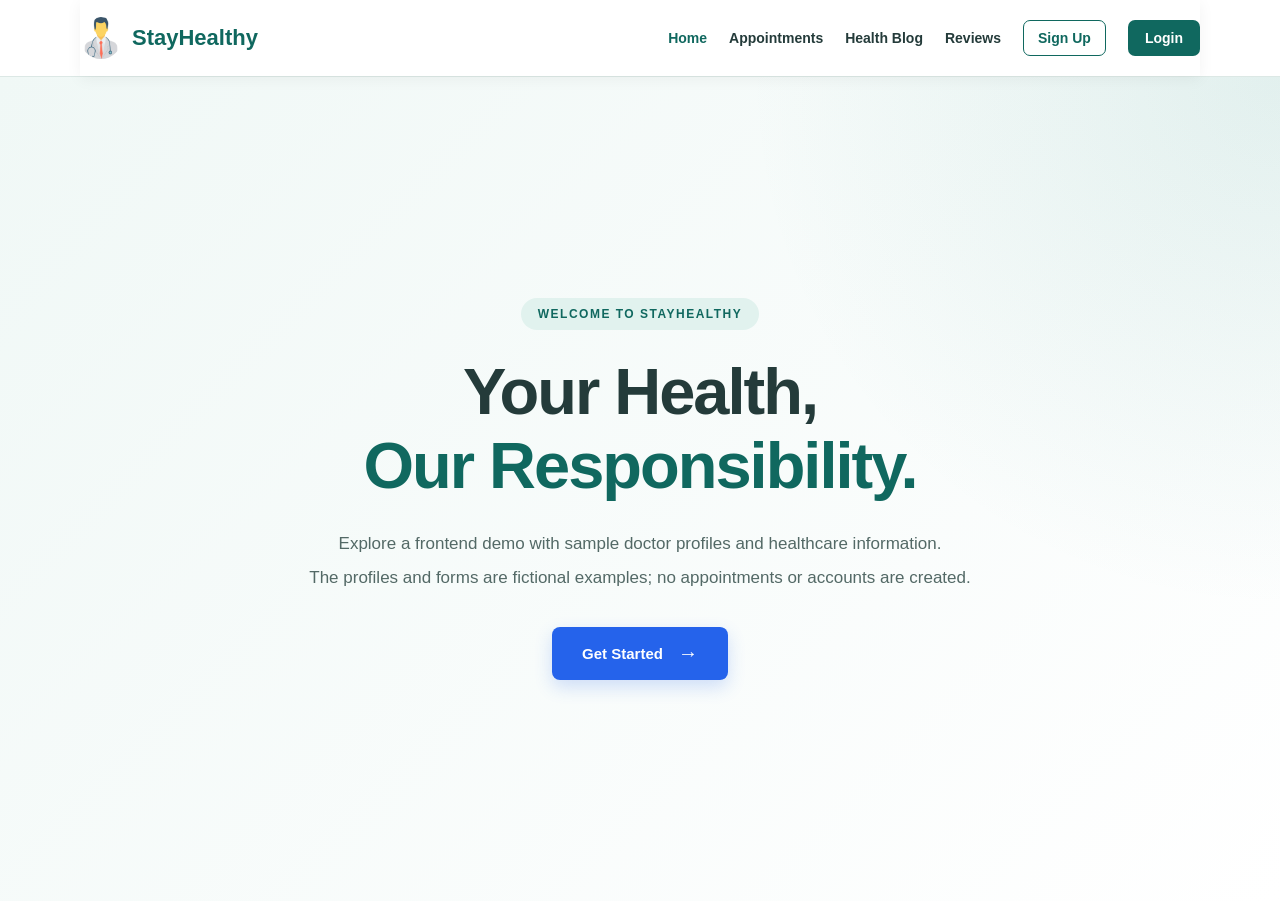
<file: index.html>
<!DOCTYPE html>
<html lang="en">
<head>
    <meta charset="UTF-8">
    <meta name="viewport" content="width=device-width, initial-scale=1.0">
    <meta name="description" content="StayHealthy - Your Health, Our Responsibility.">
    <title>StayHealthy | Your Health, Our Responsibility</title>
    <link rel="stylesheet" href="home.css">
    <link rel="stylesheet" href="navigation.css">
    <script src="navigation.js" defer></script>
</head>
<body>

    <header class="site-header">
        <nav class="navbar" aria-label="Main navigation">
            <a href="index.html" class="brand">
                <img src="images/doctor-3.webp" alt="" width="42" height="42">
                <span>StayHealthy</span>
            </a>
            <button class="menu-toggle" id="menuToggle" type="button"
                aria-label="Open navigation menu" aria-expanded="false" aria-controls="navLinks">☰</button>
            <ul class="nav-links" id="navLinks">
                <li><a href="index.html" class="active" aria-current="page">Home</a></li>
                <li><a href="appointments.html">Appointments</a></li>
                <li><a href="health-blog.html">Health Blog</a></li>
                <li><a href="reviews.html">Reviews</a></li>
                <li><a href="signup.html" class="signup-link">Sign Up</a></li>
                <li><a href="login.html" class="login-link">Login</a></li>
            </ul>
        </nav>
    </header>

    <main>
        <section class="hero" id="home">

            <div class="hero-content">

                <p class="hero-subtitle">
                    WELCOME TO STAYHEALTHY
                </p>

                <h1>
                    Your Health,
                    <span>Our Responsibility.</span>
                </h1>

                <p class="hero-description">
                    Explore a frontend demo with sample doctor profiles and healthcare information.
                </p>

                <p class="hero-description second-line">
                    The profiles and forms are fictional examples; no appointments or accounts are created.
                </p>

                <a href="signup.html" class="get-started-btn">
                    Get Started
                    <span>→</span>
                </a>

            </div>

        </section>
    </main>

</body>
</html>
</file>
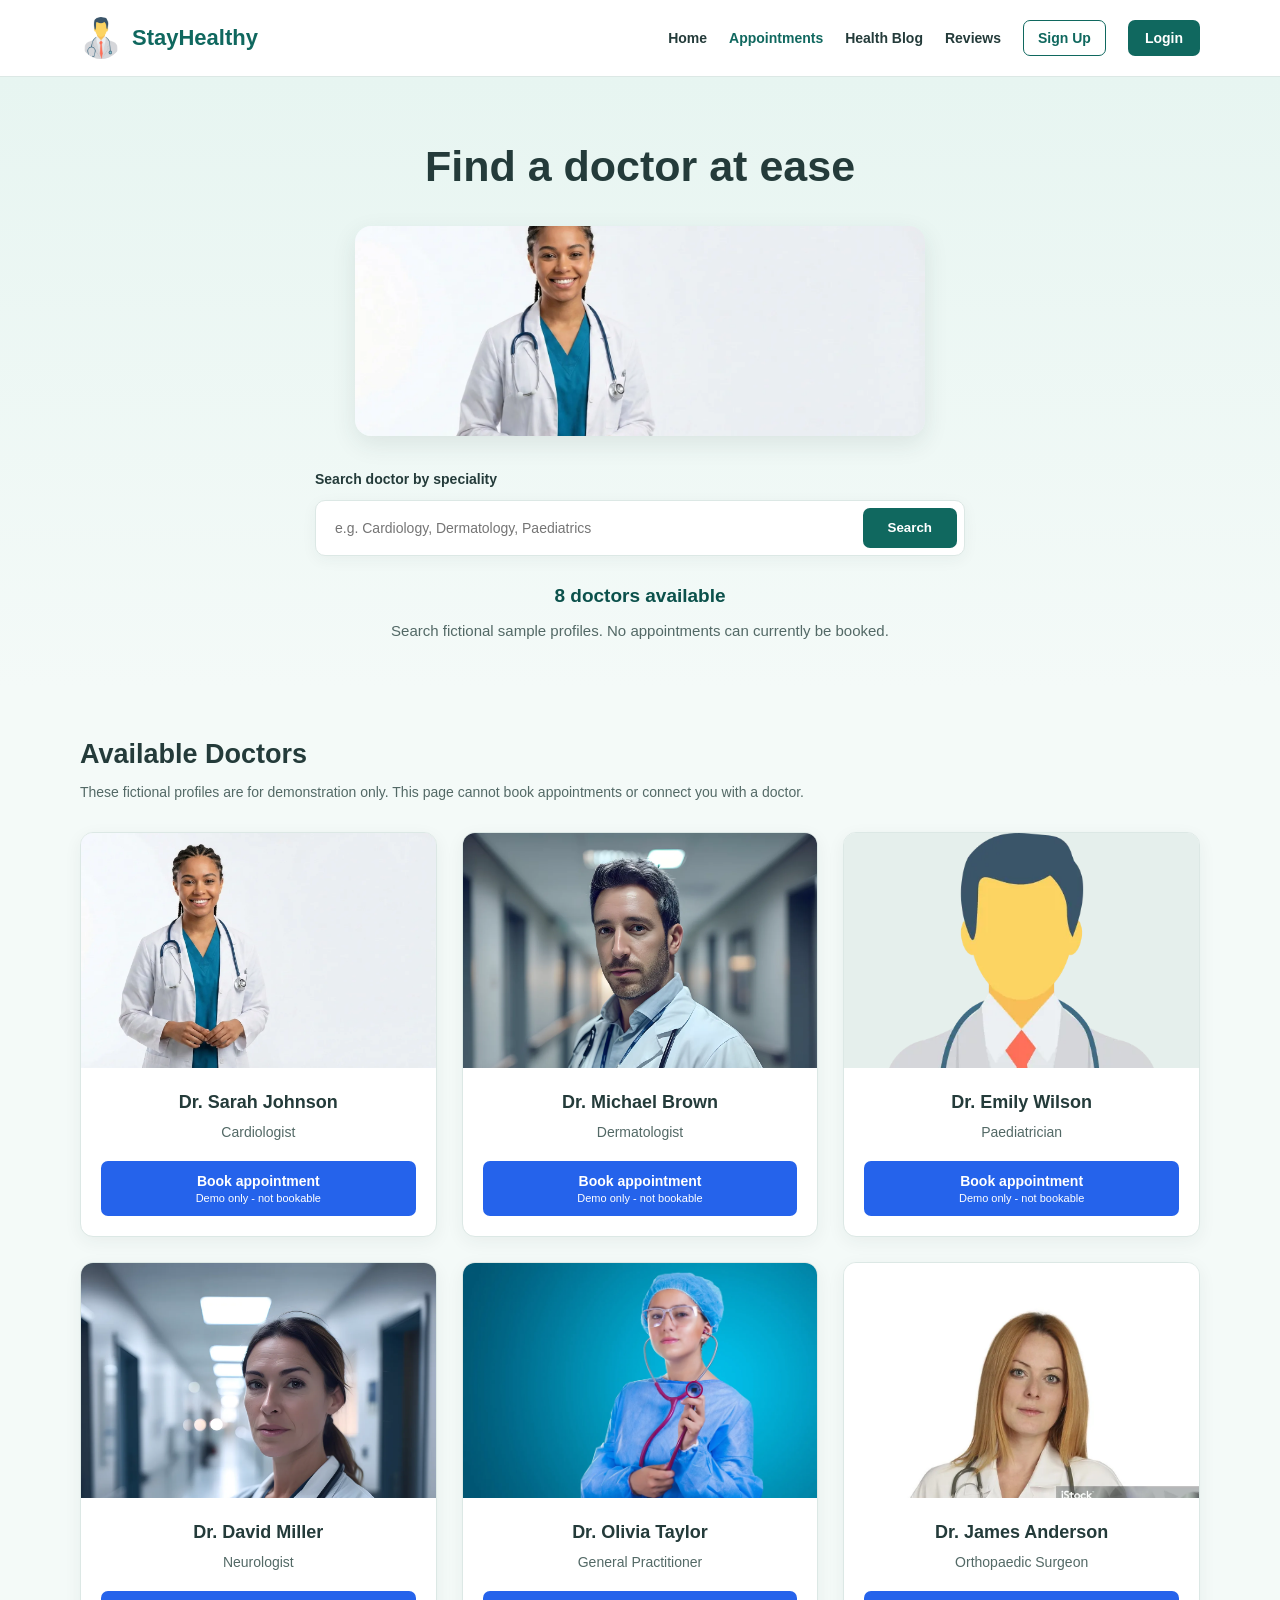
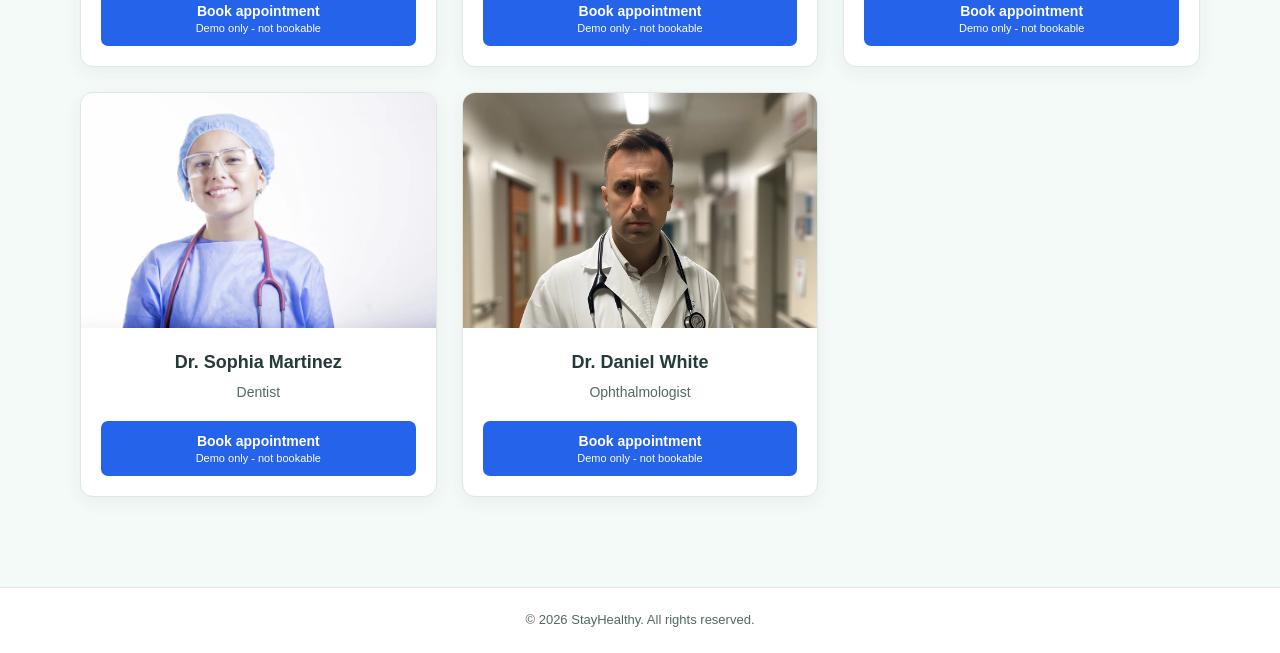
<file: appointments.html>
<!DOCTYPE html>
<html lang="en">
<head>
    <meta charset="UTF-8">
    <meta name="viewport" content="width=device-width, initial-scale=1.0">
    <meta name="description" content="Browse fictional sample doctor profiles in the StayHealthy frontend demo.">
    <title>StayHealthy | Appointments</title>
    <link rel="stylesheet" href="appointments.css">
    <link rel="stylesheet" href="navigation.css">
    <script src="appointments.js" defer></script>
    <script src="navigation.js" defer></script>
</head>
<body>

    <header class="site-header">
        <nav class="navbar" aria-label="Main navigation">
            <a href="index.html" class="brand">
                <img src="images/doctor-3.webp" alt="" width="42" height="42">
                <span>StayHealthy</span>
            </a>

            <button class="menu-toggle" id="menuToggle" type="button"
                aria-label="Open navigation menu" aria-expanded="false" aria-controls="navLinks">☰</button>
            <ul class="nav-links" id="navLinks">
                <li><a href="index.html">Home</a></li>
                <li><a href="appointments.html" class="active" aria-current="page">Appointments</a></li>
                <li><a href="health-blog.html">Health Blog</a></li>
                <li><a href="reviews.html">Reviews</a></li>
                <li><a href="signup.html" class="signup-link">Sign Up</a></li>
                <li><a href="login.html" class="login-link">Login</a></li>
            </ul>
        </nav>
    </header>

    <main>
        <section class="doctor-search-section">
            <div class="container">

                <h1>Find a doctor at ease</h1>

                <div class="search-visual">
                    <img src="images/doctor-1.webp" alt="Sample healthcare professional" width="1600" height="871">
                </div>

                <form class="search-form" id="doctorSearchForm">
                    <label for="speciality">Search doctor by speciality</label>

                    <div class="search-input-wrapper">
                        <input
                            type="search"
                            id="speciality"
                            placeholder="e.g. Cardiology, Dermatology, Paediatrics"
                            autocomplete="off"
                        >
                        <button type="submit">Search</button>
                    </div>
                </form>

                <p class="doctor-count" id="doctorCount" role="status" aria-live="polite">
                    8 doctors available
                </p>

                <p class="search-description">
                    Search fictional sample profiles. No appointments can currently be booked.
                </p>

            </div>
        </section>

        <section class="doctors-section container">
            <div class="section-heading">
                <h2>Available Doctors</h2>
                <p>These fictional profiles are for demonstration only. This page cannot book appointments or connect you with a doctor.</p>
            </div>

            <div class="doctor-grid" id="doctorGrid">

                <article class="doctor-card" data-speciality="cardiology">
                    <img src="images/doctor-1.webp" alt="Fictional profile for Dr. Sarah Johnson" width="1600" height="871" loading="lazy" decoding="async">
                    <div class="doctor-info">
                        <h3>Dr. Sarah Johnson</h3>
                        <p>Cardiologist</p>
                        <button class="book-button" type="button" data-doctor="Dr. Sarah Johnson">
                            Book appointment
                            <span>Demo only - not bookable</span>
                        </button>
                    </div>
                </article>

                <article class="doctor-card" data-speciality="dermatology">
                    <img src="images/doctor-2.webp" alt="Fictional profile for Dr. Michael Brown" width="1200" height="1200" loading="lazy" decoding="async">
                    <div class="doctor-info">
                        <h3>Dr. Michael Brown</h3>
                        <p>Dermatologist</p>
                        <button class="book-button" type="button" data-doctor="Dr. Michael Brown">
                            Book appointment
                            <span>Demo only - not bookable</span>
                        </button>
                    </div>
                </article>

                <article class="doctor-card" data-speciality="paediatrics pediatrics">
                    <img src="images/doctor-3.webp" alt="Fictional profile for Dr. Emily Wilson" width="512" height="512" loading="lazy" decoding="async">
                    <div class="doctor-info">
                        <h3>Dr. Emily Wilson</h3>
                        <p>Paediatrician</p>
                        <button class="book-button" type="button" data-doctor="Dr. Emily Wilson">
                            Book appointment
                            <span>Demo only - not bookable</span>
                        </button>
                    </div>
                </article>

                <article class="doctor-card" data-speciality="neurology">
                    <img src="images/doctor-4.webp" alt="Fictional profile for Dr. David Miller" width="1200" height="1200" loading="lazy" decoding="async">
                    <div class="doctor-info">
                        <h3>Dr. David Miller</h3>
                        <p>Neurologist</p>
                        <button class="book-button" type="button" data-doctor="Dr. David Miller">
                            Book appointment
                            <span>Demo only - not bookable</span>
                        </button>
                    </div>
                </article>

                <article class="doctor-card" data-speciality="general practice general practitioner">
                    <img src="images/doctor-5.webp" alt="Fictional profile for Dr. Olivia Taylor" width="1600" height="1068" loading="lazy" decoding="async">
                    <div class="doctor-info">
                        <h3>Dr. Olivia Taylor</h3>
                        <p>General Practitioner</p>
                        <button class="book-button" type="button" data-doctor="Dr. Olivia Taylor">
                            Book appointment
                            <span>Demo only - not bookable</span>
                        </button>
                    </div>
                </article>

                <article class="doctor-card" data-speciality="orthopaedics orthopedics">
                    <img src="images/doctor-6.webp" alt="Fictional profile for Dr. James Anderson" width="1024" height="1024" loading="lazy" decoding="async">
                    <div class="doctor-info">
                        <h3>Dr. James Anderson</h3>
                        <p>Orthopaedic Surgeon</p>
                        <button class="book-button" type="button" data-doctor="Dr. James Anderson">
                            Book appointment
                            <span>Demo only - not bookable</span>
                        </button>
                    </div>
                </article>

                <article class="doctor-card" data-speciality="dentistry dentist">
                    <img src="images/doctor-7.webp" alt="Fictional profile for Dr. Sophia Martinez" width="1600" height="1068" loading="lazy" decoding="async">
                    <div class="doctor-info">
                        <h3>Dr. Sophia Martinez</h3>
                        <p>Dentist</p>
                        <button class="book-button" type="button" data-doctor="Dr. Sophia Martinez">
                            Book appointment
                            <span>Demo only - not bookable</span>
                        </button>
                    </div>
                </article>

                <article class="doctor-card" data-speciality="ophthalmology eye specialist">
                    <img src="images/doctor-8.webp" alt="Fictional profile for Dr. Daniel White" width="1200" height="1200" loading="lazy" decoding="async">
                    <div class="doctor-info">
                        <h3>Dr. Daniel White</h3>
                        <p>Ophthalmologist</p>
                        <button class="book-button" type="button" data-doctor="Dr. Daniel White">
                            Book appointment
                            <span>Demo only - not bookable</span>
                        </button>
                    </div>
                </article>

            </div>

            <p class="no-results" id="noResults" role="status" hidden>
                No doctors found. Try searching for another speciality.
            </p>

            <p class="booking-message" id="bookingMessage" role="status" aria-live="polite" aria-atomic="true"></p>
        </section>
    </main>

    <footer class="site-footer">
        <p>&copy; 2026 StayHealthy. All rights reserved.</p>
    </footer>

</body>
</html>
</file>
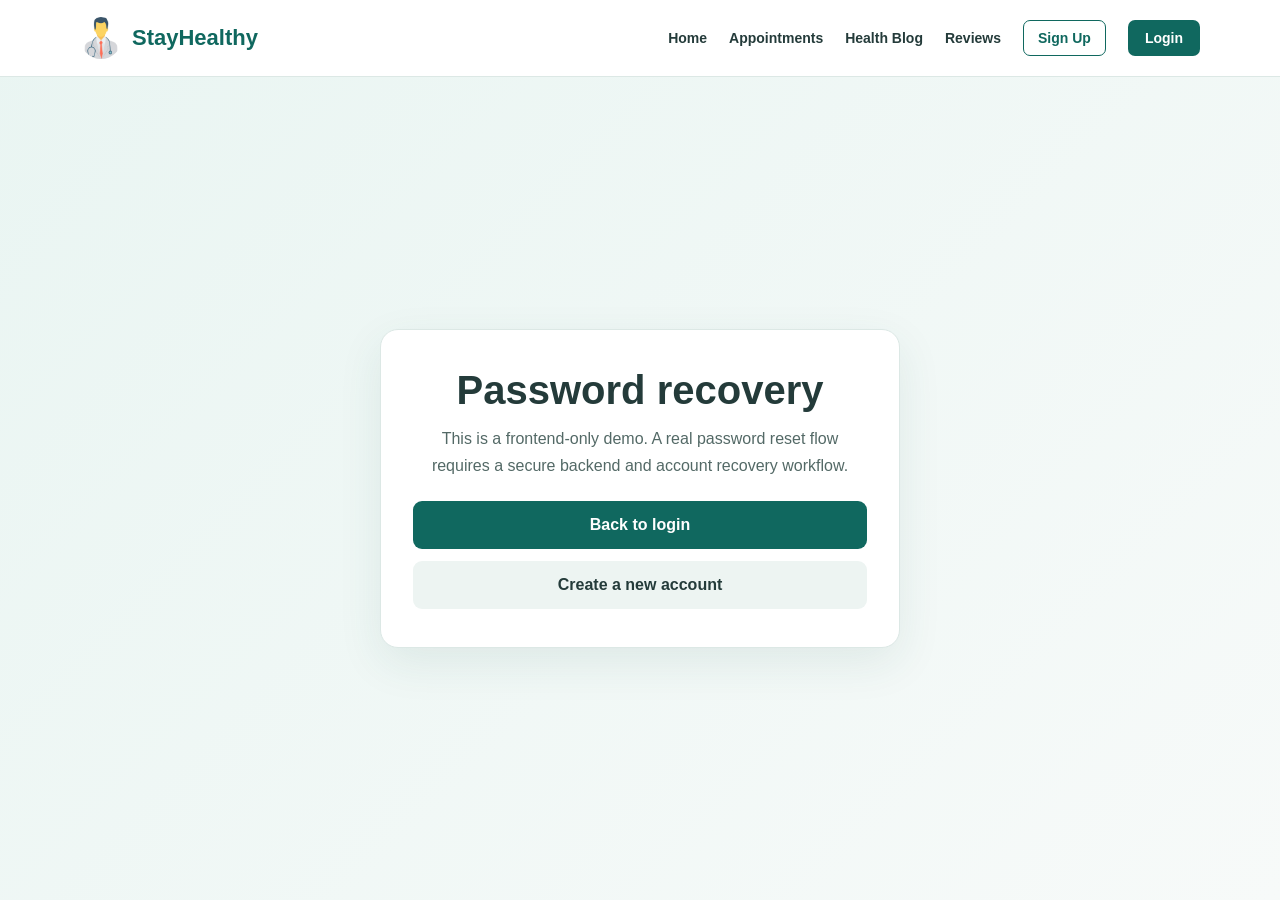
<file: forgot-password.html>
<!DOCTYPE html>
<html lang="en">
<head>
    <meta charset="UTF-8">
    <meta name="viewport" content="width=device-width, initial-scale=1.0">
    <meta name="description" content="Password recovery page for StayHealthy demo.">
    <title>StayHealthy | Password Recovery</title>
    <style>
        :root {
            --primary: #10685f;
            --primary-dark: #0b514b;
            --background: #f0f7f6;
            --text: #243b3a;
            --muted: #536966;
            --border: #dce8e5;
            --white: #ffffff;
        }

        * { box-sizing: border-box; }

        body {
            margin: 0;
            min-height: 100vh;
            font-family: "Segoe UI", Arial, sans-serif;
            background: linear-gradient(135deg, #e9f5f2, #f7faf9);
            color: var(--text);
            display: flex;
            flex-direction: column;
            padding: 0;
        }

        .card {
            width: min(520px, 100%);
            background: var(--white);
            border: 1px solid var(--border);
            border-radius: 18px;
            box-shadow: 0 15px 45px rgba(30, 85, 76, 0.09);
            padding: 38px 32px;
        }

        h1 {
            margin: 0 0 12px;
            font-size: clamp(2rem, 4vw, 2.5rem);
            text-align: center;
        }

        p {
            margin: 0 0 22px;
            color: var(--muted);
            line-height: 1.7;
            text-align: center;
        }

        .actions {
            display: flex;
            flex-direction: column;
            gap: 12px;
        }

        .button {
            display: inline-flex;
            align-items: center;
            justify-content: center;
            min-height: 48px;
            border-radius: 9px;
            text-decoration: none;
            font-weight: 700;
            transition: transform 0.2s ease;
        }

        .button:hover {
            transform: translateY(-2px);
        }

        .primary {
            background: var(--primary);
            color: var(--white);
        }

        .secondary {
            background: #edf4f2;
            color: var(--text);
        }

        .card {
            margin: auto;
        }

        @media (max-width: 520px) {
            .card {
                margin: 35px auto;
                padding: 30px 22px;
            }
        }
    </style>
    <link rel="stylesheet" href="navigation.css">
    <script src="navigation.js" defer></script>
</head>
<body>
    <header class="site-header">
        <nav class="navbar" aria-label="Main navigation">
            <a href="index.html" class="brand">
                <img src="images/doctor-3.webp" alt="" width="42" height="42">
                <span>StayHealthy</span>
            </a>
            <button class="menu-toggle" id="menuToggle" type="button"
                aria-label="Open navigation menu" aria-expanded="false" aria-controls="navLinks">☰</button>
            <ul class="nav-links" id="navLinks">
                <li><a href="index.html">Home</a></li>
                <li><a href="appointments.html">Appointments</a></li>
                <li><a href="health-blog.html">Health Blog</a></li>
                <li><a href="reviews.html">Reviews</a></li>
                <li><a href="signup.html" class="signup-link">Sign Up</a></li>
                <li><a href="login.html" class="login-link">Login</a></li>
            </ul>
        </nav>
    </header>
    <main class="card">
        <h1>Password recovery</h1>
        <p>This is a frontend-only demo. A real password reset flow requires a secure backend and account recovery workflow.</p>

        <div class="actions">
            <a href="login.html" class="button primary">Back to login</a>
            <a href="signup.html" class="button secondary">Create a new account</a>
        </div>
    </main>
</body>
</html>
</file>
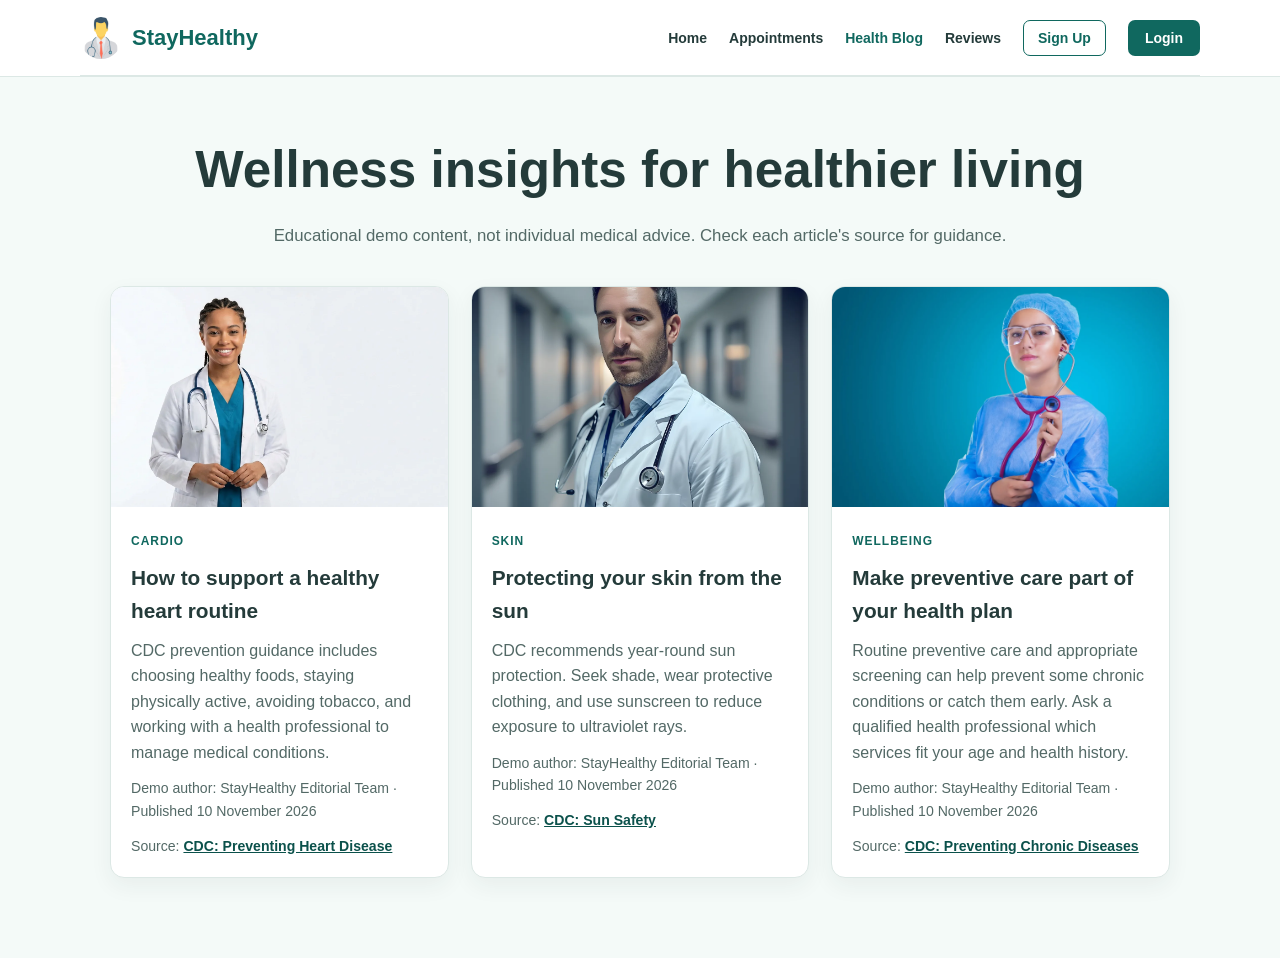
<file: health-blog.html>
<!DOCTYPE html>
<html lang="en">
<head>
    <meta charset="UTF-8">
    <meta name="viewport" content="width=device-width, initial-scale=1.0">
    <meta name="description" content="Educational StayHealthy health articles with links to public-health sources.">
    <title>StayHealthy | Health Blog</title>
    <style>
        :root {
            --primary: #10685f;
            --primary-dark: #0b514b;
            --text: #243b3a;
            --muted: #536966;
            --background: #f4faf8;
            --white: #ffffff;
            --border: #dce8e5;
        }

        * { box-sizing: border-box; }

        body {
            margin: 0;
            font-family: "Segoe UI", Arial, sans-serif;
            background: var(--background);
            color: var(--text);
            line-height: 1.6;
        }

        .navbar {
            background: var(--white);
            border-bottom: 1px solid var(--border);
            min-height: 85px;
            display: flex;
            align-items: center;
            justify-content: space-between;
            gap: 20px;
            padding: 12px 6%;
        }

        .brand {
            display: flex;
            align-items: center;
            gap: 12px;
            color: var(--primary);
            text-decoration: none;
            font-weight: 700;
            font-size: 22px;
        }

        .brand img {
            width: 42px;
            height: 42px;
            border-radius: 50%;
            object-fit: cover;
        }

        .nav-links {
            display: flex;
            align-items: center;
            gap: 24px;
            flex-wrap: wrap;
        }

        .nav-links a {
            color: var(--text);
            text-decoration: none;
            font-weight: 600;
            font-size: 14px;
        }

        .nav-links a:hover,
        .nav-links a.active {
            color: var(--primary);
        }

        .nav-links .signup-link {
            color: var(--primary);
            border: 1px solid var(--primary);
            padding: 10px 16px;
            border-radius: 8px;
        }

        .nav-links .login-link {
            background: var(--primary);
            color: var(--white);
            padding: 10px 18px;
            border-radius: 8px;
        }

        main {
            max-width: 1100px;
            margin: 0 auto;
            padding: 52px 20px 80px;
        }

        .intro {
            text-align: center;
            margin-bottom: 36px;
        }

        .intro h1 {
            font-size: clamp(2rem, 5vw, 3.2rem);
            margin: 0 0 12px;
        }

        .intro p {
            color: var(--muted);
            margin: 0;
            font-size: 1.05rem;
        }

        .blog-grid {
            display: grid;
            grid-template-columns: repeat(3, minmax(0, 1fr));
            gap: 22px;
        }

        .article {
            background: var(--white);
            border: 1px solid var(--border);
            border-radius: 14px;
            overflow: hidden;
            box-shadow: 0 8px 22px rgba(36, 59, 58, 0.06);
        }

        .article img {
            display: block;
            width: 100%;
            height: 220px;
            object-fit: cover;
        }

        .article-body {
            padding: 20px;
        }

        .article-body span {
            display: inline-block;
            font-size: 12px;
            font-weight: 700;
            letter-spacing: 0.08em;
            text-transform: uppercase;
            color: var(--primary);
            margin-bottom: 10px;
        }

        .article-body h2 {
            margin: 0 0 10px;
            font-size: 1.3rem;
        }

        .article-body p {
            margin: 0;
            color: var(--muted);
        }

        .article-body .article-meta,
        .article-body .article-source {
            margin-top: 12px;
            font-size: 0.88rem;
        }

        .article-source a {
            color: var(--primary-dark);
            font-weight: 600;
        }

        @media (max-width: 820px) {
            .navbar {
                flex-direction: column;
                padding-top: 18px;
                padding-bottom: 18px;
            }

            .blog-grid {
                grid-template-columns: 1fr;
            }
        }
    </style>
    <link rel="stylesheet" href="navigation.css">
    <script src="navigation.js" defer></script>
</head>
<body>
    <header class="site-header">
        <nav class="navbar" aria-label="Main navigation">
            <a href="index.html" class="brand">
                <img src="images/doctor-3.webp" alt="" width="42" height="42">
                <span>StayHealthy</span>
            </a>
            <button class="menu-toggle" id="menuToggle" type="button"
                aria-label="Open navigation menu" aria-expanded="false" aria-controls="navLinks">☰</button>
            <ul class="nav-links" id="navLinks">
                <li><a href="index.html">Home</a></li>
                <li><a href="appointments.html">Appointments</a></li>
                <li><a href="health-blog.html" class="active" aria-current="page">Health Blog</a></li>
                <li><a href="reviews.html">Reviews</a></li>
                <li><a href="signup.html" class="signup-link">Sign Up</a></li>
                <li><a href="login.html" class="login-link">Login</a></li>
            </ul>
        </nav>
    </header>

    <main>
        <section class="intro">
            <h1>Wellness insights for healthier living</h1>
            <p>Educational demo content, not individual medical advice. Check each article's source for guidance.</p>
        </section>

        <section class="blog-grid" aria-label="Health blog articles">
            <article class="article">
                <img src="images/doctor-1.webp" alt="Sample healthcare professional" width="1600" height="871" loading="lazy" decoding="async">
                <div class="article-body">
                    <span>Cardio</span>
                    <h2>How to support a healthy heart routine</h2>
                    <p>CDC prevention guidance includes choosing healthy foods, staying physically active, avoiding tobacco, and working with a health professional to manage medical conditions.</p>
                    <p class="article-meta">Demo author: StayHealthy Editorial Team · Published <time datetime="2026-11-10">10 November 2026</time></p>
                    <p class="article-source">Source: <a href="https://www.cdc.gov/heart-disease/prevention/index.html" target="_blank" rel="noopener noreferrer">CDC: Preventing Heart Disease</a></p>
                </div>
            </article>

            <article class="article">
                <img src="images/doctor-2.webp" alt="Fictional dermatology profile" width="1200" height="1200" loading="lazy" decoding="async">
                <div class="article-body">
                    <span>Skin</span>
                    <h2>Protecting your skin from the sun</h2>
                    <p>CDC recommends year-round sun protection. Seek shade, wear protective clothing, and use sunscreen to reduce exposure to ultraviolet rays.</p>
                    <p class="article-meta">Demo author: StayHealthy Editorial Team · Published <time datetime="2026-11-10">10 November 2026</time></p>
                    <p class="article-source">Source: <a href="https://www.cdc.gov/skin-cancer/sun-safety/index.html" target="_blank" rel="noopener noreferrer">CDC: Sun Safety</a></p>
                </div>
            </article>

            <article class="article">
                <img src="images/doctor-5.webp" alt="Sample general practitioner profile" width="1600" height="1068" loading="lazy" decoding="async">
                <div class="article-body">
                    <span>Wellbeing</span>
                    <h2>Make preventive care part of your health plan</h2>
                    <p>Routine preventive care and appropriate screening can help prevent some chronic conditions or catch them early. Ask a qualified health professional which services fit your age and health history.</p>
                    <p class="article-meta">Demo author: StayHealthy Editorial Team · Published <time datetime="2026-11-10">10 November 2026</time></p>
                    <p class="article-source">Source: <a href="https://www.cdc.gov/chronic-disease/prevention/index.html" target="_blank" rel="noopener noreferrer">CDC: Preventing Chronic Diseases</a></p>
                </div>
            </article>
        </section>
    </main>
</body>
</html>
</file>
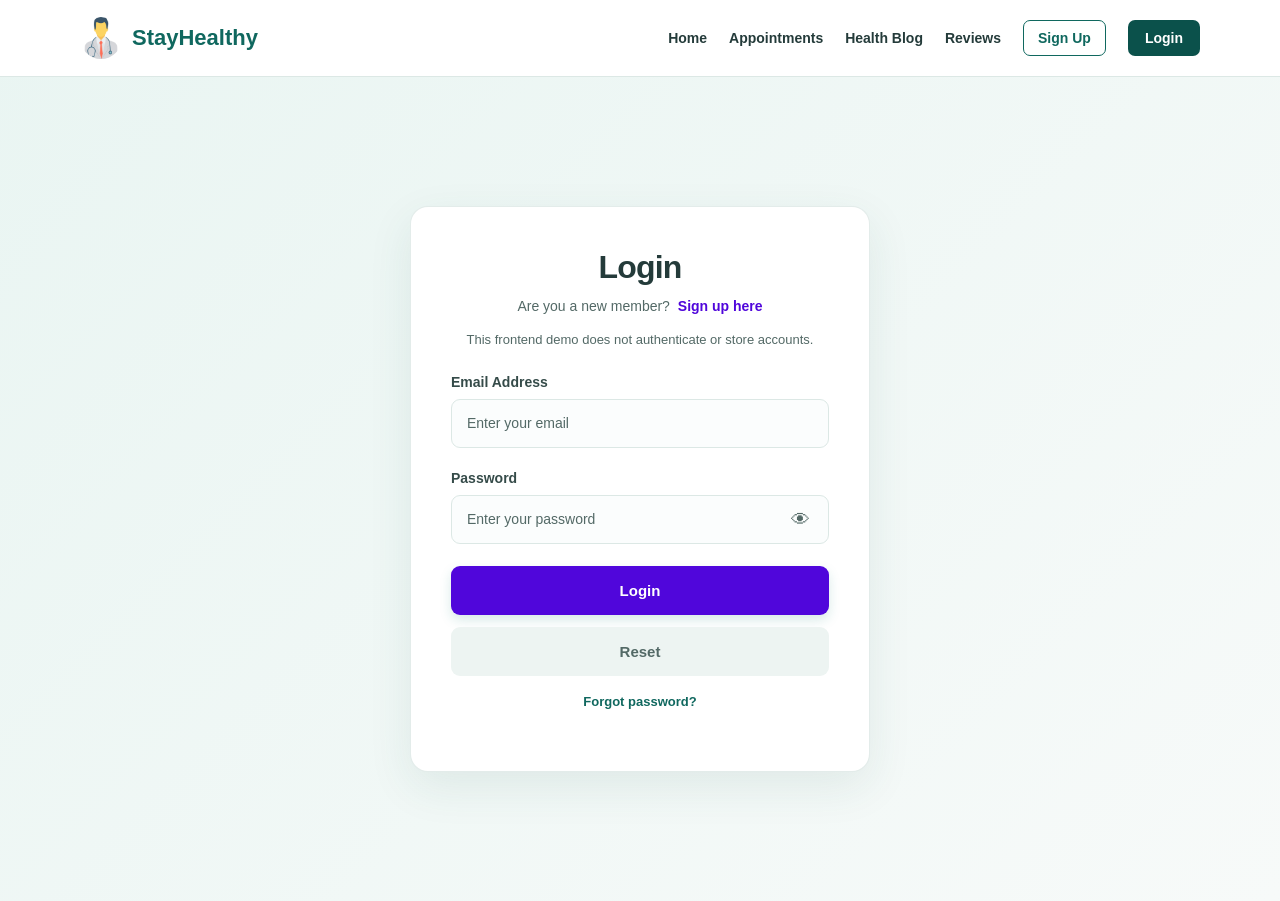
<file: login.html>
<!DOCTYPE html>
<html lang="en">
<head>
    <meta charset="UTF-8">
    <meta name="viewport" content="width=device-width, initial-scale=1.0">

    <meta
        name="description"
        content="StayHealthy frontend demo login form. No real account authentication is available."
    >

    <title>StayHealthy | Login</title>

    <link rel="stylesheet" href="login.css">
    <link rel="stylesheet" href="navigation.css">
    <script src="login.js" defer></script>
    <script src="navigation.js" defer></script>
</head>

<body>

    <header class="site-header">
        <nav class="navbar" aria-label="Main navigation">
            <a href="index.html" class="brand">
                <img src="images/doctor-3.webp" alt="" width="42" height="42">
                <span>StayHealthy</span>
            </a>
            <button class="menu-toggle" id="menuToggle" type="button"
                aria-label="Open navigation menu" aria-expanded="false" aria-controls="navLinks">☰</button>
            <ul class="nav-links" id="navLinks">
                <li><a href="index.html">Home</a></li>
                <li><a href="appointments.html">Appointments</a></li>
                <li><a href="health-blog.html">Health Blog</a></li>
                <li><a href="reviews.html">Reviews</a></li>
                <li><a href="signup.html" class="signup-link">Sign Up</a></li>
                <li><a href="login.html" class="login-link active" aria-current="page">Login</a></li>
            </ul>
        </nav>
    </header>

    <main class="login-container">

        <section class="login-card" aria-labelledby="login-title">

            <h1 id="login-title">Login</h1>

            <p class="signup-text">
                Are you a new member?
                <a href="signup.html">Sign up here</a>
            </p>

            <p class="demo-note">This frontend demo does not authenticate or store accounts.</p>

            <form id="loginForm" method="post">

                <!-- Email Address -->
                <div class="form-group">

                    <label for="email">Email Address</label>

                    <input
                        type="email"
                        id="email"
                        name="email"
                        placeholder="Enter your email"
                        autocomplete="username"
                        aria-describedby="message"
                        required
                    >

                </div>

                <!-- Password -->
                <div class="form-group">

                    <label for="password">Password</label>

                    <div class="password-wrapper">

                        <input
                            type="password"
                            id="password"
                            name="password"
                            placeholder="Enter your password"
                            autocomplete="current-password"
                            aria-describedby="message"
                            required
                        >

                        <button
                            type="button"
                            class="toggle-password"
                            id="togglePassword"
                            aria-label="Show password"
                            aria-pressed="false"
                        >
                            👁
                        </button>

                    </div>

                </div>

                <!-- Login Button -->
                <button type="submit" class="login-btn">
                    Login
                </button>

                <!-- Reset Button -->
                <button type="reset" class="reset-btn">
                    Reset
                </button>

                <!-- Forgot Password -->
                <p class="forgot-password">
                    <a href="forgot-password.html">
                        Forgot password?
                    </a>
                </p>

                <!-- Status Message -->
                <p
                    id="message"
                    role="status"
                    aria-live="polite"
                    aria-atomic="true"
                ></p>

            </form>

        </section>

    </main>

</body>
</html>
</file>
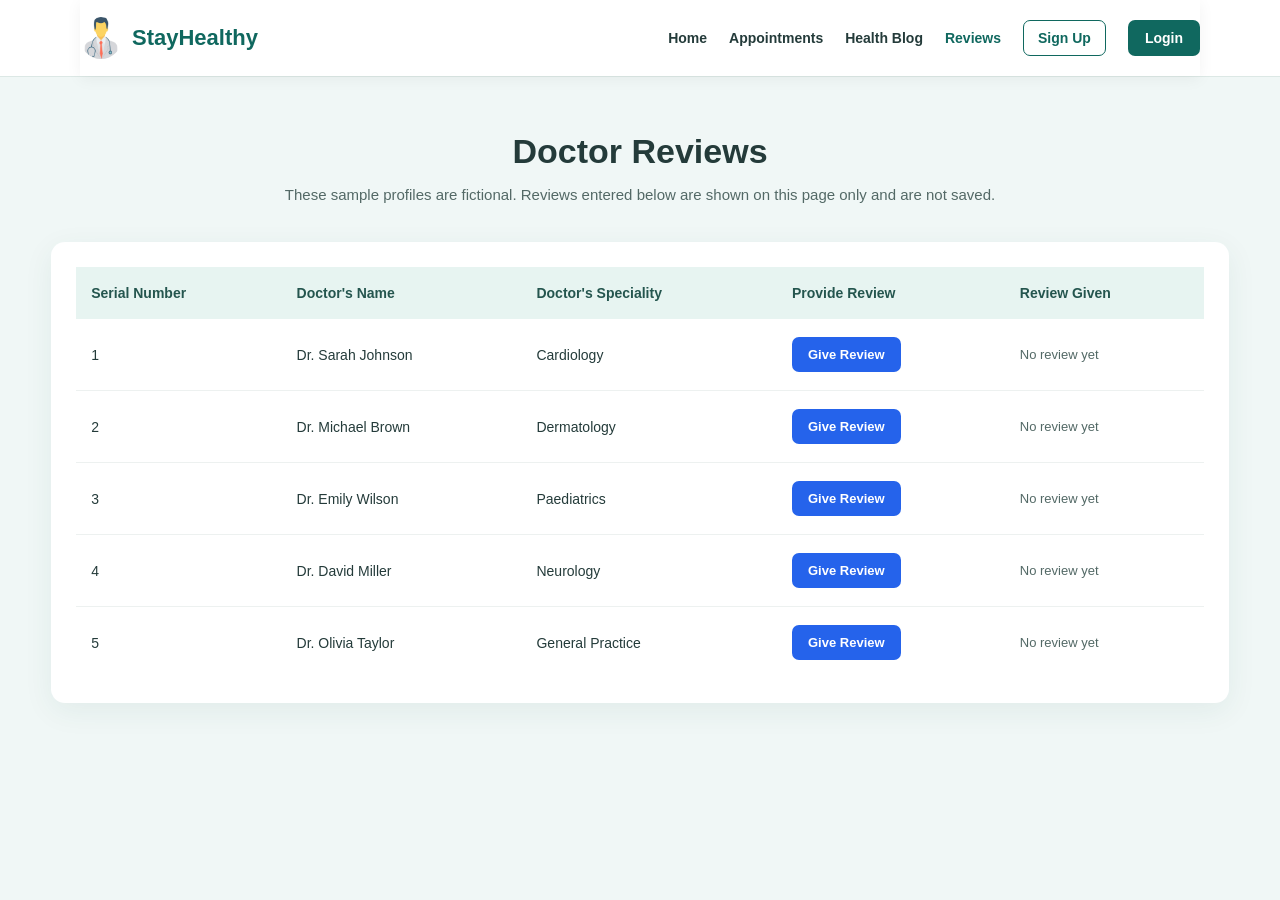
<file: reviews.html>
<!DOCTYPE html>
<html lang="en">
<head>
    <meta charset="UTF-8">
    <meta name="viewport" content="width=device-width, initial-scale=1.0">
    <meta name="description" content="Share your feedback about StayHealthy doctors.">
    <title>StayHealthy | Reviews</title>
    <link rel="stylesheet" href="reviews.css">
    <link rel="stylesheet" href="navigation.css">
    <script src="reviews.js" defer></script>
    <script src="navigation.js" defer></script>
</head>
<body>

    <header class="site-header">
        <nav class="navbar" aria-label="Main navigation">
            <a href="index.html" class="brand">
                <img src="images/doctor-3.webp" alt="" width="42" height="42">
                <span>StayHealthy</span>
            </a>
            <button class="menu-toggle" id="menuToggle" type="button"
                aria-label="Open navigation menu" aria-expanded="false" aria-controls="navLinks">☰</button>
            <ul class="nav-links" id="navLinks">
                <li><a href="index.html">Home</a></li>
                <li><a href="appointments.html">Appointments</a></li>
                <li><a href="health-blog.html">Health Blog</a></li>
                <li><a href="reviews.html" class="active" aria-current="page">Reviews</a></li>
                <li><a href="signup.html" class="signup-link">Sign Up</a></li>
                <li><a href="login.html" class="login-link">Login</a></li>
            </ul>
        </nav>
    </header>

    <main class="reviews-container">

        <section class="page-heading">
            <h1>Doctor Reviews</h1>
            <p>These sample profiles are fictional. Reviews entered below are shown on this page only and are not saved.</p>
        </section>

        <section class="table-card">

            <div class="table-responsive">
                <table>
                    <thead>
                        <tr>
                            <th>Serial Number</th>
                            <th>Doctor's Name</th>
                            <th>Doctor's Speciality</th>
                            <th>Provide Review</th>
                            <th>Review Given</th>
                        </tr>
                    </thead>

                    <tbody id="reviewsTable">

                        <tr>
                            <td>1</td>
                            <td>Dr. Sarah Johnson</td>
                            <td>Cardiology</td>
                            <td>
                                <button class="review-btn"
                                    data-doctor="Dr. Sarah Johnson">
                                    Give Review
                                </button>
                            </td>
                            <td class="review-status">No review yet</td>
                        </tr>

                        <tr>
                            <td>2</td>
                            <td>Dr. Michael Brown</td>
                            <td>Dermatology</td>
                            <td>
                                <button class="review-btn"
                                    data-doctor="Dr. Michael Brown">
                                    Give Review
                                </button>
                            </td>
                            <td class="review-status">No review yet</td>
                        </tr>

                        <tr>
                            <td>3</td>
                            <td>Dr. Emily Wilson</td>
                            <td>Paediatrics</td>
                            <td>
                                <button class="review-btn"
                                    data-doctor="Dr. Emily Wilson">
                                    Give Review
                                </button>
                            </td>
                            <td class="review-status">No review yet</td>
                        </tr>

                        <tr>
                            <td>4</td>
                            <td>Dr. David Miller</td>
                            <td>Neurology</td>
                            <td>
                                <button class="review-btn"
                                    data-doctor="Dr. David Miller">
                                    Give Review
                                </button>
                            </td>
                            <td class="review-status">No review yet</td>
                        </tr>

                        <tr>
                            <td>5</td>
                            <td>Dr. Olivia Taylor</td>
                            <td>General Practice</td>
                            <td>
                                <button class="review-btn"
                                    data-doctor="Dr. Olivia Taylor">
                                    Give Review
                                </button>
                            </td>
                            <td class="review-status">No review yet</td>
                        </tr>

                    </tbody>
                </table>
            </div>

        </section>

        <!-- Review Form -->
        <section class="review-form-card" id="reviewFormCard" hidden>

            <h2>Give Your Review</h2>
            <p id="selectedDoctor"></p>

            <form id="reviewForm">

                <div class="form-group">
                    <label for="rating">Rating</label>
                    <select id="rating" name="rating" aria-describedby="reviewMessage" required>
                        <option value="">Select your rating</option>
                        <option value="5">★★★★★ - Excellent</option>
                        <option value="4">★★★★ - Very Good</option>
                        <option value="3">★★★ - Good</option>
                        <option value="2">★★ - Fair</option>
                        <option value="1">★ - Poor</option>
                    </select>
                </div>

                <div class="form-group">
                    <label for="reviewText">Your Review</label>
                    <textarea
                        id="reviewText"
                        name="reviewText"
                        aria-describedby="reviewMessage"
                        rows="4"
                        placeholder="Write your review here..."
                        required
                    ></textarea>
                </div>

                <div class="form-buttons">
                    <button type="submit" class="submit-review-btn">
                        Submit Review
                    </button>

                    <button type="button" id="cancelReview"
                        class="cancel-btn">
                        Cancel
                    </button>
                </div>

                <p id="reviewMessage" role="status" aria-live="polite" aria-atomic="true"></p>

            </form>

        </section>

    </main>

</body>
</html>
</file>
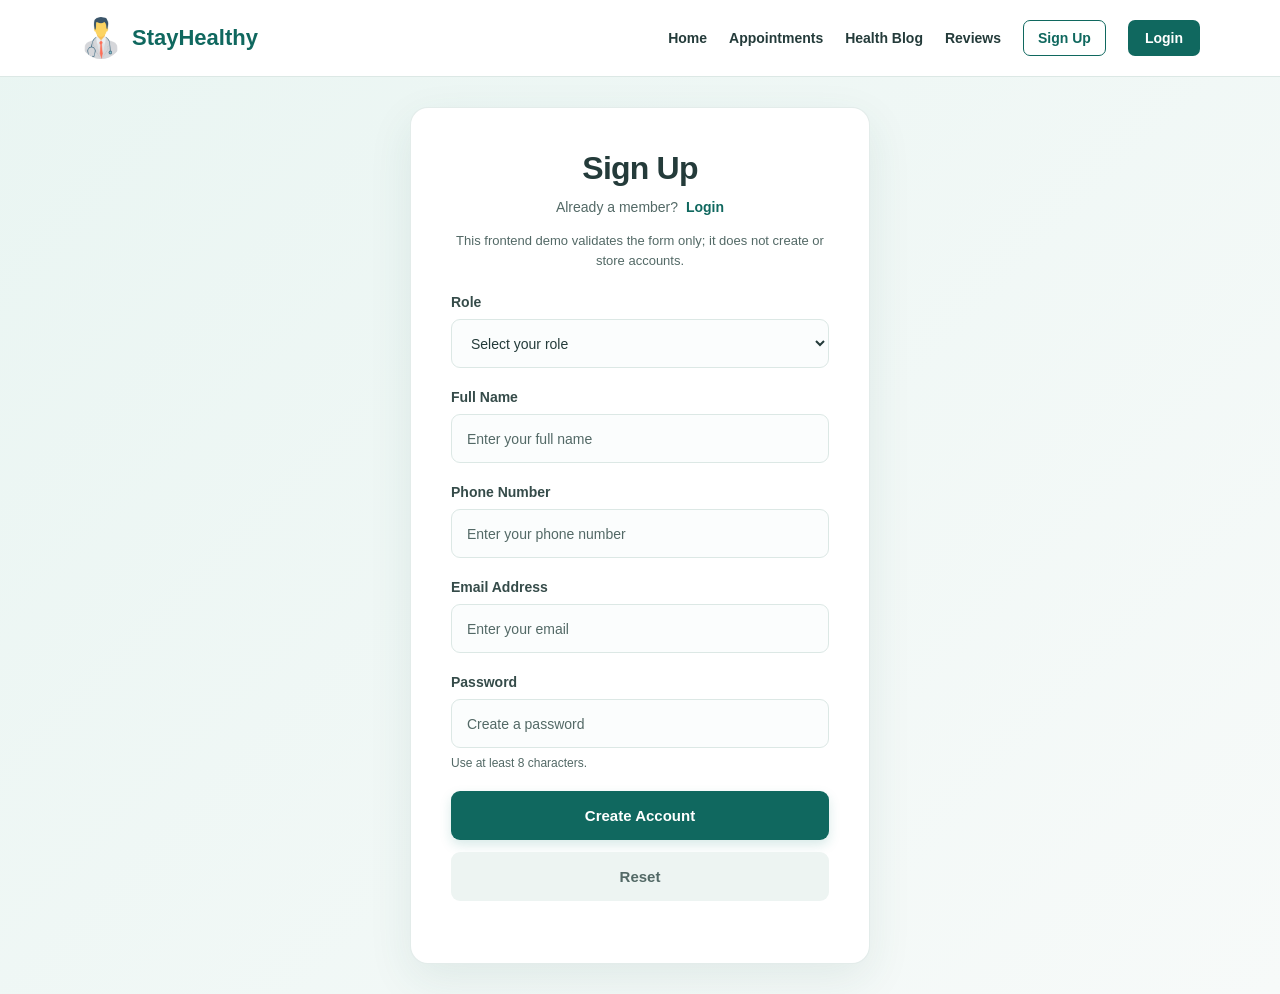
<file: signup.html>
<!DOCTYPE html>
<html lang="en">
<head>
    <meta charset="UTF-8">
    <meta name="viewport" content="width=device-width, initial-scale=1.0">
    <meta name="description" content="Create your StayHealthy account.">
    <title>StayHealthy | Sign Up</title>
    <link rel="stylesheet" href="style.css">
    <link rel="stylesheet" href="navigation.css">
    <script src="script.js" defer></script>
    <script src="navigation.js" defer></script>
</head>
<body>

    <header class="site-header">
        <nav class="navbar" aria-label="Main navigation">
            <a href="index.html" class="brand">
                <img src="images/doctor-3.webp" alt="" width="42" height="42">
                <span>StayHealthy</span>
            </a>
            <button class="menu-toggle" id="menuToggle" type="button"
                aria-label="Open navigation menu" aria-expanded="false" aria-controls="navLinks">☰</button>
            <ul class="nav-links" id="navLinks">
                <li><a href="index.html">Home</a></li>
                <li><a href="appointments.html">Appointments</a></li>
                <li><a href="health-blog.html">Health Blog</a></li>
                <li><a href="reviews.html">Reviews</a></li>
                <li><a href="signup.html" class="signup-link active" aria-current="page">Sign Up</a></li>
                <li><a href="login.html" class="login-link">Login</a></li>
            </ul>
        </nav>
    </header>

    <main class="signup-container">
        <section class="signup-card" aria-labelledby="signup-title">

            <h1 id="signup-title">Sign Up</h1>

            <p class="login-text">
                Already a member?
                <a href="login.html">Login</a>
            </p>

            <p class="demo-note">This frontend demo validates the form only; it does not create or store accounts.</p>

            <form id="signupForm" method="post">

                <div class="form-group">
                    <label for="role">Role</label>
                    <select id="role" name="role" aria-describedby="message" required>
                        <option value="">Select your role</option>
                        <option value="patient">Patient</option>
                        <option value="doctor">Doctor</option>
                    </select>
                </div>

                <div class="form-group">
                    <label for="fullName">Full Name</label>
                    <input
                        type="text"
                        id="fullName"
                        name="fullName"
                        placeholder="Enter your full name"
                        autocomplete="name"
                        aria-describedby="message"
                        required
                    >
                </div>

                <div class="form-group">
                    <label for="phone">Phone Number</label>
                    <input
                        type="tel"
                        id="phone"
                        name="phone"
                        placeholder="Enter your phone number"
                        autocomplete="tel"
                        aria-describedby="message"
                        required
                    >
                </div>

                <div class="form-group">
                    <label for="email">Email Address</label>
                    <input
                        type="email"
                        id="email"
                        name="email"
                        placeholder="Enter your email"
                        autocomplete="email"
                        aria-describedby="message"
                        required
                    >
                </div>

                <div class="form-group">
                    <label for="password">Password</label>
                    <input
                        type="password"
                        id="password"
                        name="password"
                        placeholder="Create a password"
                        autocomplete="new-password"
                        aria-describedby="passwordHelp message"
                        minlength="8"
                        required
                    >
                    <small id="passwordHelp">Use at least 8 characters.</small>
                </div>

                <button type="submit" class="submit-btn">
                    Create Account
                </button>
                <br>

                <button type="reset" class="reset-btn">
                    Reset
                </button>

                <p id="message" role="status" aria-live="polite" aria-atomic="true"></p>

            </form>
        </section>
    </main>

</body>
</html>
</file>
<file: home.css>
/* General Reset */
* {
    margin: 0;
    padding: 0;
    box-sizing: border-box;
}

:root {
    --primary: #10685f;
    --primary-dark: #10685f;
    --blue: #2563eb;
    --blue-dark: #1d4ed8;
    --text: #243b3a;
    --muted: #536966;
    --white: #ffffff;
}

html {
    scroll-behavior: smooth;
}

body {
    font-family: "Segoe UI", Arial, sans-serif;
    color: var(--text);
    background: #f7faf9;
}

/* =====================
   Navigation Bar
===================== */

.navbar {
    width: 100%;
    min-height: 85px;
    padding: 12px 6%;
    display: flex;
    align-items: center;
    justify-content: space-between;
    background: var(--white);
    box-shadow: 0 3px 15px rgba(0, 0, 0, 0.05);
    position: relative;
    z-index: 10;
}

/* Brand */
.brand {
    display: flex;
    align-items: center;
    gap: 12px;
    color: var(--primary);
    font-size: 23px;
    font-weight: 750;
    text-decoration: none;
    white-space: nowrap;
}

.brand-image {
    width: 49px;
    height: 49px;
    border-radius: 50%;
    object-fit: cover;
    border: 2px solid #d8eeea;
}

/* Navigation links */
.nav-links {
    display: flex;
    align-items: center;
    gap: 25px;
}

.nav-links a {
    text-decoration: none;
    color: #455956;
    font-size: 14px;
    font-weight: 600;
    transition: color 0.25s ease;
}

.nav-links a:hover {
    color: var(--primary);
}

/* Sign Up */
.nav-links .signup-link {
    color: var(--primary);
    border: 1px solid var(--primary);
    padding: 10px 17px;
    border-radius: 7px;
}

.nav-links .signup-link:hover {
    background: var(--primary);
    color: var(--white);
}

/* Login */
.nav-links .login-link {
    background: var(--primary);
    color: var(--white);
    padding: 11px 21px;
    border-radius: 7px;
}

.nav-links .login-link:hover {
    background: var(--primary-dark);
    color: var(--white);
}

/* Mobile menu button */
.menu-toggle {
    display: none;
    background: transparent;
    border: none;
    color: var(--primary);
    font-size: 28px;
    cursor: pointer;
}

/* =====================
   Hero Section
===================== */

.hero {
    min-height: calc(100vh - var(--nav-height));
    display: flex;
    align-items: center;
    justify-content: center;
    text-align: center;
    padding: 70px 20px;

    background:
        radial-gradient(
            circle at top right,
            rgba(22, 132, 119, 0.10),
            transparent 35%
        ),
        linear-gradient(135deg, #f0f8f6, #ffffff);
}

.hero-content {
    width: 100%;
    max-width: 850px;
    animation: fadeIn 0.9s ease both;
}

.hero-subtitle {
    display: inline-block;
    color: var(--primary);
    background: #e1f2ee;
    padding: 9px 17px;
    border-radius: 30px;
    font-size: 12px;
    font-weight: 700;
    letter-spacing: 1.5px;
    margin-bottom: 25px;
}

.hero h1 {
    font-size: clamp(38px, 6vw, 65px);
    line-height: 1.15;
    letter-spacing: -2px;
    color: var(--text);
    margin-bottom: 25px;
}

.hero h1 span {
    display: block;
    color: var(--primary);
}

.hero-description {
    color: var(--muted);
    font-size: 17px;
    line-height: 1.8;
}

.second-line {
    margin-top: 3px;
}

/* Get Started Button */
.get-started-btn {
    display: inline-flex;
    align-items: center;
    justify-content: center;
    gap: 15px;
    margin-top: 34px;
    padding: 15px 30px;
    background: var(--blue);
    color: var(--white);
    text-decoration: none;
    font-size: 15px;
    font-weight: 700;
    border-radius: 8px;
    box-shadow: 0 7px 18px rgba(37, 99, 235, 0.2);
    transition: all 0.25s ease;
}

.get-started-btn:hover {
    background: var(--blue-dark);
    transform: translateY(-3px);
    box-shadow: 0 10px 22px rgba(37, 99, 235, 0.25);
}

.get-started-btn span {
    font-size: 20px;
}

/* Animation */
@keyframes fadeIn {
    from {
        opacity: 0;
        transform: translateY(20px);
    }

    to {
        opacity: 1;
        transform: translateY(0);
    }
}

/* Accessibility */
a:focus-visible,
button:focus-visible {
    outline: 3px solid #005a50;
    outline-offset: 4px;
}

/* =====================
   Responsive Design
===================== */

@media (max-width: 1050px) {
    .navbar {
        padding: 12px 4%;
    }

    .nav-links {
        gap: 15px;
    }

    .nav-links a {
        font-size: 13px;
    }
}

@media (max-width: 850px) {
    .menu-toggle {
        display: block;
    }

    .nav-links {
        display: none;
        position: absolute;
        top: 100%;
        left: 0;
        width: 100%;
        padding: 22px;
        background: var(--white);
        flex-direction: column;
        align-items: stretch;
        gap: 18px;
        box-shadow: 0 10px 15px rgba(0, 0, 0, 0.07);
    }

    .nav-links.active {
        display: flex;
    }

    .nav-links a {
        text-align: center;
        padding: 10px;
    }

    .hero {
        min-height: calc(100vh - var(--nav-height));
    }
}

@media (max-width: 480px) {
    .navbar {
        min-height: 73px;
    }

    .brand {
        font-size: 20px;
    }

    .brand-image {
        width: 42px;
        height: 42px;
    }

    .hero {
        padding: 55px 20px;
    }

    .hero h1 {
        letter-spacing: -1px;
    }

    .hero-description {
        font-size: 15px;
    }

    .get-started-btn {
        width: 100%;
        max-width: 250px;
    }
}

@media (prefers-reduced-motion: reduce) {
    html {
        scroll-behavior: auto;
    }

    *,
    *::before,
    *::after {
        animation-duration: 0.01ms !important;
        transition-duration: 0.01ms !important;
    }
}
</file>
<file: navigation.css>
:root {
    --primary: #10685f;
    --primary-dark: #0b514b;
    --text: #243b3a;
    --muted: #536966;
    --border: #dce8e5;
    --white: #ffffff;
    --nav-height: 76px;
}

.site-header {
    position: relative;
    z-index: 20;
    background: var(--white);
    border-bottom: 1px solid var(--border);
}

.navbar {
    width: min(1120px, 92%);
    min-height: var(--nav-height);
    margin: 0 auto;
    padding: 0;
    display: flex;
    align-items: center;
    justify-content: space-between;
    gap: 24px;
}

.brand {
    display: flex;
    align-items: center;
    gap: 10px;
    color: var(--primary);
    font-size: 22px;
    font-weight: 700;
    text-decoration: none;
    white-space: nowrap;
}

.brand img {
    width: 42px;
    height: 42px;
    border-radius: 50%;
    object-fit: cover;
}

.nav-links {
    display: flex;
    align-items: center;
    gap: 22px;
    list-style: none;
}

.nav-links a {
    color: var(--text);
    font-size: 14px;
    font-weight: 600;
    text-decoration: none;
}

.nav-links a:hover,
.nav-links a.active,
.nav-links a[aria-current="page"] {
    color: var(--primary);
}

.nav-links .signup-link {
    padding: 9px 14px;
    border: 1px solid var(--primary);
    border-radius: 7px;
    color: var(--primary);
}

.nav-links .login-link {
    padding: 10px 17px;
    border-radius: 7px;
    background: var(--primary);
    color: var(--white);
}

.nav-links .login-link:hover,
.nav-links .login-link[aria-current="page"] {
    background: var(--primary-dark);
    color: var(--white);
}

.menu-toggle {
    display: none;
    min-width: 44px;
    min-height: 44px;
    border: 1px solid var(--border);
    border-radius: 7px;
    background: var(--white);
    color: var(--primary);
    font-size: 24px;
    cursor: pointer;
}

a:focus-visible,
button:focus-visible,
input:focus-visible,
select:focus-visible,
textarea:focus-visible {
    outline: 3px solid #005a50;
    outline-offset: 3px;
}

@media (max-width: 850px) {
    :root {
        --nav-height: 70px;
    }

    .navbar {
        min-height: 70px;
    }

    .menu-toggle {
        display: block;
    }

    .nav-links {
        display: none;
        position: absolute;
        top: 100%;
        left: 0;
        width: 100%;
        padding: 18px 4%;
        flex-direction: column;
        align-items: stretch;
        flex-wrap: nowrap;
        gap: 8px;
        background: var(--white);
        border-bottom: 1px solid var(--border);
        box-shadow: 0 10px 15px rgba(0, 0, 0, 0.07);
    }

    .nav-links.active {
        display: flex;
    }

    .nav-links a {
        display: block;
        padding: 10px;
        text-align: center;
    }

    .nav-links .signup-link,
    .nav-links .login-link {
        padding: 10px;
    }
}

@media (prefers-reduced-motion: reduce) {
    *,
    *::before,
    *::after {
        scroll-behavior: auto !important;
        animation-duration: 0.01ms !important;
        transition-duration: 0.01ms !important;
    }
}
</file>
<file: appointments.css>
:root {
    --primary: #10685f;
    --primary-dark: #0b514b;
    --blue: #2563eb;
    --blue-dark: #1d4ed8;
    --text: #243b3a;
    --muted: #536966;
    --border: #dce8e5;
    --background: #f4faf8;
    --white: #ffffff;
}

* {
    margin: 0;
    padding: 0;
    box-sizing: border-box;
}

body {
    font-family: Arial, Helvetica, sans-serif;
    color: var(--text);
    background: var(--background);
    line-height: 1.6;
}

.container {
    width: min(1120px, 92%);
    margin: 0 auto;
}

/* Navigation */

.site-header {
    background: var(--white);
    border-bottom: 1px solid var(--border);
}

.navbar {
    min-height: 78px;
    display: flex;
    align-items: center;
    justify-content: space-between;
    gap: 25px;
}

.brand {
    display: flex;
    align-items: center;
    gap: 10px;
    color: var(--primary);
    font-size: 22px;
    font-weight: 700;
    text-decoration: none;
}

.brand img {
    width: 42px;
    height: 42px;
    border-radius: 50%;
    object-fit: cover;
}

.nav-links {
    display: flex;
    align-items: center;
    gap: 25px;
    list-style: none;
}

.nav-links a {
    color: var(--text);
    text-decoration: none;
    font-size: 14px;
    font-weight: 600;
    transition: color 0.2s ease;
}

.nav-links a:hover,
.nav-links a.active {
    color: var(--primary);
}

/* Search section */

.doctor-search-section {
    text-align: center;
    padding: 55px 0 45px;
    background: linear-gradient(180deg, #e7f5f1, #f4faf8);
}

.doctor-search-section h1 {
    font-size: clamp(30px, 5vw, 43px);
    margin-bottom: 25px;
    color: var(--text);
}

.search-visual {
    margin: 0 auto 25px;
}

.search-visual img {
    width: 100%;
    max-width: 570px;
    height: 210px;
    object-fit: cover;
    object-position: center 35%;
    border-radius: 16px;
    box-shadow: 0 8px 25px rgba(36, 59, 58, 0.1);
}

.search-form {
    max-width: 650px;
    margin: 0 auto;
    text-align: left;
}

.search-form label {
    display: block;
    margin-bottom: 9px;
    font-size: 14px;
    font-weight: 600;
}

.search-input-wrapper {
    display: flex;
    gap: 10px;
    padding: 7px;
    background: var(--white);
    border: 1px solid var(--border);
    border-radius: 10px;
    box-shadow: 0 4px 15px rgba(36, 59, 58, 0.05);
}

.search-input-wrapper input {
    flex: 1;
    min-width: 0;
    padding: 12px;
    border: none;
    outline: none;
    font-size: 14px;
    color: var(--text);
}

.search-input-wrapper input:focus-visible {
    outline: 2px solid var(--primary);
    outline-offset: 2px;
    border-radius: 5px;
}

.search-input-wrapper button {
    padding: 12px 25px;
    border: none;
    border-radius: 7px;
    background: var(--primary);
    color: var(--white);
    font-weight: 600;
    cursor: pointer;
}

.search-input-wrapper button:hover {
    background: var(--primary-dark);
}

.doctor-count {
    margin-top: 25px;
    color: var(--primary-dark);
    font-size: 19px;
    font-weight: 700;
}

.search-description {
    margin-top: 8px;
    color: var(--muted);
    font-size: 15px;
}

/* Doctors */

.doctors-section {
    padding: 45px 0 65px;
}

.section-heading {
    margin-bottom: 28px;
}

.section-heading h2 {
    font-size: 27px;
    margin-bottom: 5px;
}

.section-heading p {
    color: var(--muted);
    font-size: 14px;
}

.doctor-grid {
    display: grid;
    grid-template-columns: repeat(3, minmax(0, 1fr));
    gap: 25px;
}

.doctor-card {
    overflow: hidden;
    background: var(--white);
    border: 1px solid var(--border);
    border-radius: 13px;
    box-shadow: 0 5px 18px rgba(36, 59, 58, 0.06);
    transition: transform 0.2s ease, box-shadow 0.2s ease;
}

.doctor-card:hover {
    transform: translateY(-5px);
    box-shadow: 0 10px 25px rgba(36, 59, 58, 0.11);
}

.doctor-card > img {
    display: block;
    width: 100%;
    height: 235px;
    object-fit: cover;
    object-position: center top;
    background: #e5efec;
}

.doctor-info {
    padding: 20px;
    text-align: center;
}

.doctor-info h3 {
    font-size: 18px;
    margin-bottom: 4px;
}

.doctor-info p {
    color: var(--muted);
    font-size: 14px;
    margin-bottom: 18px;
}

.book-button {
    width: 100%;
    padding: 12px 15px;
    border: none;
    border-radius: 7px;
    background: var(--blue);
    color: var(--white);
    font-size: 14px;
    font-weight: 700;
    cursor: pointer;
    transition: background 0.2s ease;
}

.book-button:hover {
    background: var(--blue-dark);
}

.book-button span {
    display: block;
    margin-top: 3px;
    font-size: 11px;
    font-weight: 400;
}

.book-button:focus-visible,
.search-input-wrapper button:focus-visible {
    outline: 3px solid #005a50;
    outline-offset: 3px;
}

.no-results,
.booking-message {
    margin-top: 25px;
    text-align: center;
    color: var(--muted);
}

.site-footer {
    padding: 22px;
    text-align: center;
    background: var(--white);
    border-top: 1px solid var(--border);
    color: var(--muted);
    font-size: 13px;
}

/* Responsive layout */

@media (max-width: 850px) {
    .navbar {
        padding: 15px 0;
        flex-direction: column;
    }

    .nav-links {
        justify-content: center;
        flex-wrap: wrap;
        gap: 14px 20px;
    }

    .doctor-grid {
        grid-template-columns: repeat(2, minmax(0, 1fr));
    }
}

@media (max-width: 560px) {
    .doctor-search-section {
        padding: 38px 0;
    }

    .search-visual img {
        height: 160px;
    }

    .search-input-wrapper {
        flex-direction: column;
    }

    .search-input-wrapper button {
        width: 100%;
    }

    .doctor-grid {
        grid-template-columns: 1fr;
    }

    .doctor-card > img {
        height: 260px;
    }

    .nav-links {
        gap: 12px;
    }

    .nav-links a {
        font-size: 13px;
    }
}

@media (prefers-reduced-motion: reduce) {
    *,
    *::before,
    *::after {
        scroll-behavior: auto !important;
        transition-duration: 0.01ms !important;
    }
}
</file>
<file: login.css>
/* StayHealthy Login Page */

* {
    margin: 0;
    padding: 0;
    box-sizing: border-box;
}

:root {
    --primary: #10685f;
    --primary-dark: #0b514b;
    --background: #f0f7f6;
    --text: #243b3a;
    --muted: #536966;
    --border: #dce8e5;
    --white: #ffffff;
}

body {
    min-height: 100vh;
    font-family: "Segoe UI", Arial, sans-serif;
    background: linear-gradient(135deg, #e9f5f2, #f7faf9);
    color: var(--text);
}

/* Page layout */
.login-container {
    min-height: calc(100vh - var(--nav-height));
    display: flex;
    align-items: center;
    justify-content: center;
    padding: 30px 18px;
}

/* Login card */
.login-card {
    width: 100%;
    max-width: 460px;
    padding: 42px 40px;
    background: var(--white);
    border: 1px solid rgba(220, 232, 229, 0.8);
    border-radius: 18px;
    box-shadow: 0 15px 45px rgba(30, 85, 76, 0.09);
}

/* Heading */
h1 {
    text-align: center;
    font-size: 32px;
    font-weight: 700;
    letter-spacing: -0.8px;
    margin-bottom: 12px;
}

.signup-text {
    text-align: center;
    font-size: 14px;
    color: var(--muted);
    margin-bottom: 32px;
}

.demo-note {
    margin: -16px 0 24px;
    color: var(--muted);
    text-align: center;
    font-size: 13px;
    line-height: 1.5;
}

.signup-text a,
.forgot-password a {
    color: var(--primary);
    font-weight: 700;
    text-decoration: none;
}

.signup-text a {
    color: #5006db;
    margin-left: 4px;
}

.signup-text a:hover,
.forgot-password a:hover {
    color: var(--primary-dark);
    text-decoration: underline;
}

/* Form fields */
.form-group {
    margin-bottom: 22px;
}

.form-group label {
    display: block;
    font-size: 14px;
    font-weight: 600;
    margin-bottom: 9px;
    color: #354b49;
}

.form-group input {
    width: 100%;
    height: 49px;
    padding: 0 15px;
    border: 1px solid var(--border);
    border-radius: 9px;
    background: #fbfdfd;
    color: var(--text);
    font-family: inherit;
    font-size: 14px;
    outline: none;
    transition: all 0.25s ease;
}

.form-group input::placeholder {
    color: #536966;
}

.form-group input:hover {
    border-color: #a8cbc4;
}

.form-group input:focus {
    border-color: var(--primary);
    background: var(--white);
    box-shadow: 0 0 0 4px rgba(22, 132, 119, 0.10);
}

/* Buttons */
.login-btn,
.reset-btn {
    display: block;
    width: 100%;
    height: 49px;
    border: none;
    border-radius: 9px;
    font-family: inherit;
    font-size: 15px;
    font-weight: 600;
    cursor: pointer;
    transition: all 0.25s ease;
}

.login-btn {
    background: #5006db;
    color: var(--white);
    box-shadow: 0 5px 12px rgba(22, 132, 119, 0.17);
}

.login-btn:hover {
    background: var(--primary-dark);
    transform: translateY(-2px);
    box-shadow: 0 8px 16px rgba(22, 132, 119, 0.2);
}

.reset-btn {
    margin-top: 12px;
    background: #edf4f2;
    color: #536966;
}

.reset-btn:hover {
    background: #dfece8;
    color: var(--text);
}

.login-btn:active,
.reset-btn:active {
    transform: scale(0.98);
}

/* Forgot password */
.forgot-password {
    text-align: center;
    margin-top: 18px;
    font-size: 13px;
}

.forgot-password a {
    font-weight: 600;
}

/* Feedback message */
#message {
    margin-top: 20px;
    text-align: center;
    font-size: 13px;
    line-height: 1.6;
}

#message.success,
#message.error {
    padding: 12px;
    border-radius: 8px;
}

#message.success {
    color: #126b4e;
    background: #e9f7ef;
}

#message.error {
    color: #b42318;
    background: #fff0ee;
}

/* Accessibility */
button:focus-visible,
a:focus-visible {
    outline: 3px solid #005a50;
    outline-offset: 3px;
}

/* Responsive layout */
@media (max-width: 520px) {
    .login-container {
        padding: 20px 14px;
    }

    .login-card {
        padding: 32px 23px;
        border-radius: 14px;
    }

    h1 {
        font-size: 28px;
    }
}



/* Password visibility */
.password-wrapper {
    position: relative;
    width: 100%;
}

.password-wrapper input {
    padding-right: 55px;
}

.toggle-password {
    position: absolute;
    top: 50%;
    right: 14px;
    transform: translateY(-50%);
    border: none;
    background: transparent;
    cursor: pointer;
    font-size: 19px;
    color: #536966;
    padding: 5px;
    line-height: 1;
}

.toggle-password:hover {
    color: var(--primary);
}

.toggle-password:focus-visible {
    outline: 2px solid #005a50;
    outline-offset: 2px;
    border-radius: 4px;
}
</file>
<file: reviews.css>
* {
    margin: 0;
    padding: 0;
    box-sizing: border-box;
}

:root {
    --primary: #10685f;
    --primary-dark: #10685f;
    --blue: #2563eb;
    --text: #243b3a;
    --muted: #536966;
    --border: #dce8e5;
    --white: #ffffff;
}

body {
    font-family: "Segoe UI", Arial, sans-serif;
    background: #f0f7f6;
    color: var(--text);
}

/* Navigation */
.navbar {
    min-height: 85px;
    padding: 12px 6%;
    display: flex;
    justify-content: space-between;
    align-items: center;
    background: var(--white);
    box-shadow: 0 3px 15px rgba(0, 0, 0, 0.05);
}

.brand {
    display: flex;
    align-items: center;
    gap: 12px;
    color: var(--primary);
    font-size: 23px;
    font-weight: 750;
    text-decoration: none;
}

.brand-image {
    width: 49px;
    height: 49px;
    border-radius: 50%;
    object-fit: cover;
}

.nav-links {
    display: flex;
    align-items: center;
    gap: 23px;
}

.nav-links a {
    text-decoration: none;
    color: #455956;
    font-size: 14px;
    font-weight: 600;
}

.nav-links a:hover,
.nav-links a.active {
    color: var(--primary);
}

.nav-links .signup-link {
    color: var(--primary);
    border: 1px solid var(--primary);
    padding: 10px 16px;
    border-radius: 7px;
}

.nav-links .login-link {
    color: white;
    background: var(--primary);
    padding: 11px 20px;
    border-radius: 7px;
}

/* Main content */
.reviews-container {
    max-width: 1250px;
    width: 92%;
    margin: 55px auto;
}

.page-heading {
    text-align: center;
    margin-bottom: 35px;
}

.page-heading h1 {
    font-size: 34px;
    margin-bottom: 12px;
}

.page-heading p {
    color: var(--muted);
    font-size: 15px;
    line-height: 1.6;
}

/* Table card */
.table-card {
    background: white;
    padding: 25px;
    border-radius: 14px;
    box-shadow: 0 8px 30px rgba(30, 85, 76, 0.07);
}

.table-responsive {
    width: 100%;
    overflow-x: auto;
}

table {
    width: 100%;
    border-collapse: collapse;
    min-width: 750px;
}

thead {
    background: #e7f4f1;
}

th {
    color: #24554e;
    font-size: 14px;
    font-weight: 700;
    text-align: left;
    padding: 18px 15px;
    white-space: nowrap;
}

td {
    padding: 18px 15px;
    font-size: 14px;
    border-bottom: 1px solid #edf1f0;
}

tbody tr:hover {
    background: #f8fbfa;
}

tbody tr:last-child td {
    border-bottom: none;
}

/* Give Review button */
.review-btn {
    padding: 10px 16px;
    background: var(--blue);
    color: white;
    border: none;
    border-radius: 7px;
    font-size: 13px;
    font-weight: 600;
    cursor: pointer;
    transition: 0.2s ease;
}

.review-btn:hover {
    background: #1d4ed8;
    transform: translateY(-2px);
}

.review-status {
    color: var(--muted);
    font-size: 13px;
}

/* Review form */
.review-form-card {
    max-width: 600px;
    margin: 35px auto;
    padding: 30px;
    background: white;
    border-radius: 14px;
    box-shadow: 0 8px 30px rgba(30, 85, 76, 0.07);
}

.review-form-card[hidden] {
    display: none;
}

.review-form-card h2 {
    margin-bottom: 10px;
    font-size: 23px;
}

#selectedDoctor {
    margin-bottom: 25px;
    color: var(--primary);
    font-weight: 600;
}

.form-group {
    margin-bottom: 20px;
}

.form-group label {
    display: block;
    margin-bottom: 9px;
    font-size: 14px;
    font-weight: 600;
}

.form-group select,
.form-group textarea {
    width: 100%;
    padding: 13px;
    border: 1px solid var(--border);
    border-radius: 8px;
    font-family: inherit;
    font-size: 14px;
    outline: none;
}

.form-group textarea {
    resize: vertical;
}

.form-group select:focus,
.form-group textarea:focus {
    border-color: var(--primary);
    box-shadow: 0 0 0 3px rgba(22, 132, 119, 0.1);
}

.form-buttons {
    display: flex;
    gap: 12px;
}

.submit-review-btn,
.cancel-btn {
    flex: 1;
    padding: 13px;
    border: none;
    border-radius: 8px;
    font-size: 14px;
    font-weight: 600;
    cursor: pointer;
}

.submit-review-btn {
    background: var(--primary);
    color: white;
}

.submit-review-btn:hover {
    background: var(--primary-dark);
}

.cancel-btn {
    background: #edf4f2;
    color: var(--text);
}

#reviewMessage {
    margin-top: 15px;
    font-size: 13px;
    color: var(--primary);
}

/* Responsive */
@media (max-width: 850px) {
    .navbar {
        flex-direction: column;
        gap: 18px;
    }

    .nav-links {
        flex-wrap: wrap;
        justify-content: center;
        gap: 15px;
    }
}

@media (max-width: 520px) {
    .reviews-container {
        width: 94%;
        margin: 35px auto;
    }

    .page-heading h1 {
        font-size: 27px;
    }

    .table-card {
        padding: 12px;
    }

    .review-form-card {
        padding: 22px 17px;
    }

    .form-buttons {
        flex-direction: column;
    }
}
</file>
<file: style.css>
/* ==========================
   StayHealthy - Sign Up Page
========================== */

* {
    margin: 0;
    padding: 0;
    box-sizing: border-box;
}

:root {
    --primary: #10685f;
    --primary-dark: #0b514b;
    --background: #f0f7f6;
    --text: #243b3a;
    --muted: #536966;
    --border: #dce8e5;
    --white: #ffffff;
}

body {
    min-height: 100vh;
    font-family: "Segoe UI", Arial, sans-serif;
    background: linear-gradient(135deg, #e9f5f2, #f7faf9);
    color: var(--text);
}

/* Main layout */
.signup-container {
    min-height: calc(100vh - var(--nav-height));
    display: flex;
    align-items: center;
    justify-content: center;
    padding: 30px 18px;
}

/* Form card */
.signup-card {
    width: 100%;
    max-width: 460px;
    padding: 42px 40px;
    background: var(--white);
    border: 1px solid rgba(220, 232, 229, 0.8);
    border-radius: 18px;
    box-shadow: 0 15px 45px rgba(30, 85, 76, 0.09);
}

/* Heading */
h1 {
    text-align: center;
    font-size: 32px;
    font-weight: 700;
    letter-spacing: -0.8px;
    color: var(--text);
    margin-bottom: 12px;
}

.login-text {
    text-align: center;
    font-size: 14px;
    color: var(--muted);
    margin-bottom: 32px;
}

.demo-note {
    margin: -16px 0 24px;
    color: var(--muted);
    text-align: center;
    font-size: 13px;
    line-height: 1.5;
}

.login-text a {
    color: var(--primary);
    font-weight: 700;
    text-decoration: none;
    margin-left: 4px;
}

.login-text a:hover {
    color: var(--primary-dark);
    text-decoration: underline;
}

/* Form groups */
.form-group {
    margin-bottom: 21px;
}

.form-group label {
    display: block;
    font-size: 14px;
    font-weight: 600;
    color: #354b49;
    margin-bottom: 9px;
}

/* Inputs and select */
.form-group input,
.form-group select {
    width: 100%;
    height: 49px;
    padding: 0 15px;
    border: 1px solid var(--border);
    border-radius: 9px;
    background: #fbfdfd;
    color: var(--text);
    font-family: inherit;
    font-size: 14px;
    outline: none;
    transition: all 0.25s ease;
}

.form-group input::placeholder {
    color: #536966;
}

.form-group input:hover,
.form-group select:hover {
    border-color: #a8cbc4;
}

.form-group input:focus,
.form-group select:focus {
    border-color: var(--primary);
    background: var(--white);
    box-shadow: 0 0 0 4px rgba(22, 132, 119, 0.10);
}

.form-group small {
    display: block;
    margin-top: 8px;
    color: var(--muted);
    font-size: 12px;
}

/* Buttons */
.submit-btn,
.reset-btn {
    width: 100%;
    height: 49px;
    border: none;
    border-radius: 9px;
    font-family: inherit;
    font-size: 15px;
    font-weight: 600;
    cursor: pointer;
    transition: all 0.25s ease;
}

.submit-btn {
    background: var(--primary);
    color: var(--white);
    box-shadow: 0 5px 12px rgba(22, 132, 119, 0.17);
}

.submit-btn:hover {
    background: var(--primary-dark);
    transform: translateY(-2px);
    box-shadow: 0 8px 16px rgba(22, 132, 119, 0.2);
}

.reset-btn {
    margin-top: 12px;
    background: #edf4f2;
    color: #536966;
}

.reset-btn:hover {
    background: #dfece8;
    color: var(--text);
}

/* Keyboard accessibility */
button:focus-visible,
a:focus-visible {
    outline: 3px solid #005a50;
    outline-offset: 3px;
}

/* Feedback message */
#message {
    margin-top: 20px;
    padding: 0;
    text-align: center;
    font-size: 13px;
    line-height: 1.6;
}

#message.success,
#message.error {
    padding: 12px;
    border-radius: 8px;
}

#message.success {
    color: #126b4e;
    background: #e9f7ef;
}

#message.error {
    color: #b42318;
    background: #fff0ee;
}

/* Responsive design */
@media (max-width: 520px) {
    .signup-container {
        padding: 20px 14px;
    }

    .signup-card {
        padding: 32px 23px;
        border-radius: 14px;
    }

    h1 {
        font-size: 28px;
    }
}
</file>
